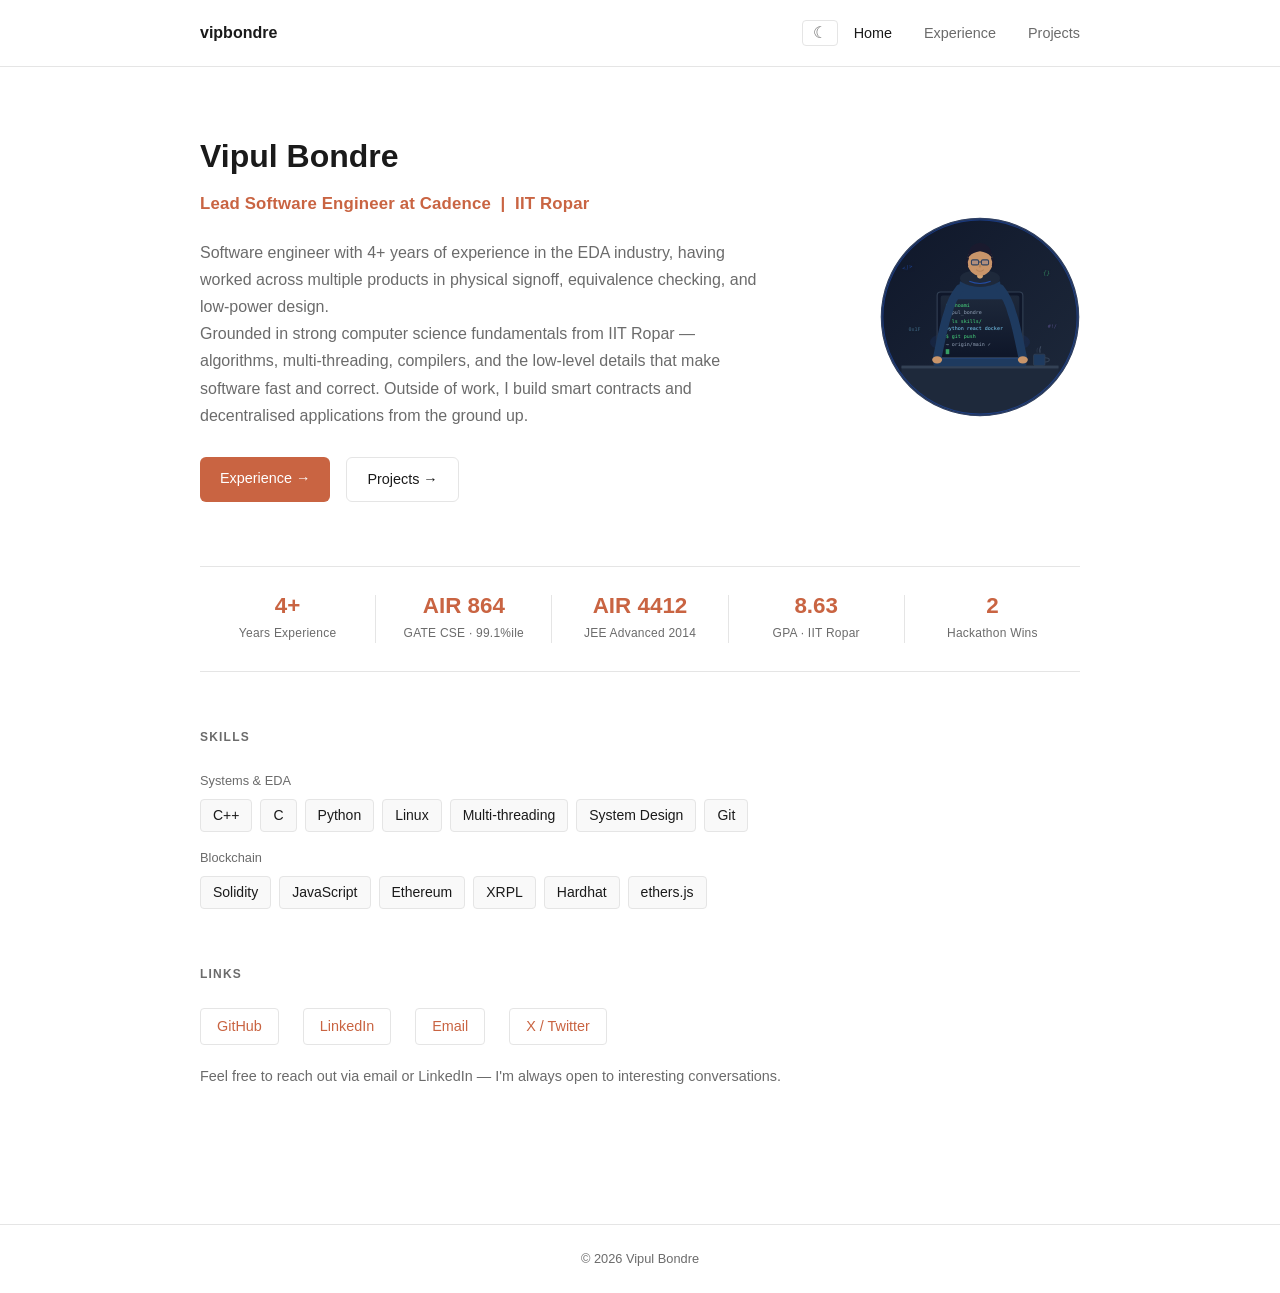
<file: index.html>
<!DOCTYPE html>
<html lang="en">
<head>
  <meta charset="UTF-8" />
  <meta name="viewport" content="width=device-width, initial-scale=1.0" />
  <title>Vipul Bondre</title>
  <link rel="stylesheet" href="css/style.css" />
  <script>if(localStorage.getItem('theme')==='dark')document.documentElement.setAttribute('data-theme','dark');</script>
</head>
<body>
  <nav>
    <div class="container">
      <a href="index.html" class="logo">vipbondre</a>
      <div class="nav-right">
        <button id="theme-toggle" title="Switch to dark mode">☾</button>
        <button id="nav-toggle" aria-label="Toggle menu">☰</button>
        <ul>
          <li><a href="index.html" class="active">Home</a></li>
          <li><a href="about.html">Experience</a></li>
          <li><a href="projects.html">Projects</a></li>
        </ul>
      </div>
    </div>
  </nav>

  <main>
    <div class="container">

      <div class="hero">
        <div class="hero-content">
          <div class="hero-text">
            <h1>Vipul Bondre</h1>
            <p class="role">Lead Software Engineer at Cadence &nbsp;|&nbsp; IIT Ropar</p>
            <p>
              Software engineer with 4+ years of experience in the EDA industry, having worked across multiple
              products in physical signoff, equivalence checking, and low-power design.
            </p>
            <p>
              Grounded in strong computer science fundamentals from IIT Ropar — algorithms, multi-threading,
              compilers, and the low-level details that make software fast and correct. Outside of work, I build
              smart contracts and decentralised applications from the ground up.
            </p>
            <div class="cta-buttons">
              <a href="about.html" class="cta-btn cta-btn-primary">Experience &rarr;</a>
              <a href="projects.html" class="cta-btn cta-btn-secondary">Projects &rarr;</a>
            </div>
          </div>
          <div class="hero-avatar">
            <img src="images/avatar.svg" alt="Vipul Bondre" />
          </div>
        </div>
      </div>

      <div class="achievements">
        <div class="achievement-item">
          <div class="number">4+</div>
          <div class="label">Years Experience</div>
        </div>
        <div class="achievement-item">
          <div class="number">AIR 864</div>
          <div class="label">GATE CSE · 99.1%ile</div>
        </div>
        <div class="achievement-item">
          <div class="number">AIR 4412</div>
          <div class="label">JEE Advanced 2014</div>
        </div>
        <div class="achievement-item">
          <div class="number">8.63</div>
          <div class="label">GPA · IIT Ropar</div>
        </div>
        <div class="achievement-item">
          <div class="number">2</div>
          <div class="label">Hackathon Wins</div>
        </div>
      </div>

      <section>
        <h2>Skills</h2>
        <div class="skill-groups">
          <div>
            <div class="skill-group-label">Systems &amp; EDA</div>
            <div class="skills">
              <span class="skill">C++</span>
              <span class="skill">C</span>
              <span class="skill">Python</span>
              <span class="skill">Linux</span>
              <span class="skill">Multi-threading</span>
              <span class="skill">System Design</span>
              <span class="skill">Git</span>
            </div>
          </div>
          <div>
            <div class="skill-group-label">Blockchain</div>
            <div class="skills">
              <span class="skill">Solidity</span>
              <span class="skill">JavaScript</span>
              <span class="skill">Ethereum</span>
              <span class="skill">XRPL</span>
              <span class="skill">Hardhat</span>
              <span class="skill">ethers.js</span>
            </div>
          </div>
        </div>
      </section>

      <section>
        <h2>Links</h2>
        <div class="links">
          <a href="https://github.com/vipbondre" target="_blank">GitHub</a>
          <a href="https://www.linkedin.com/in/vipul-bondre/" target="_blank">LinkedIn</a>
          <a href="mailto:vipulbondre@gmail.com">Email</a>
          <a href="https://twitter.com/vipbondre" target="_blank">X / Twitter</a>
        </div>
        <p style="color: var(--muted); font-size: 0.9rem; margin-top: 20px;">
          Feel free to reach out via email or LinkedIn — I'm always open to interesting conversations.
        </p>
      </section>

    </div>
  </main>

  <footer>
    <div class="container">&copy; 2026 Vipul Bondre</div>
  </footer>
  <script src="js/theme.js"></script>
</body>
</html>
</file>
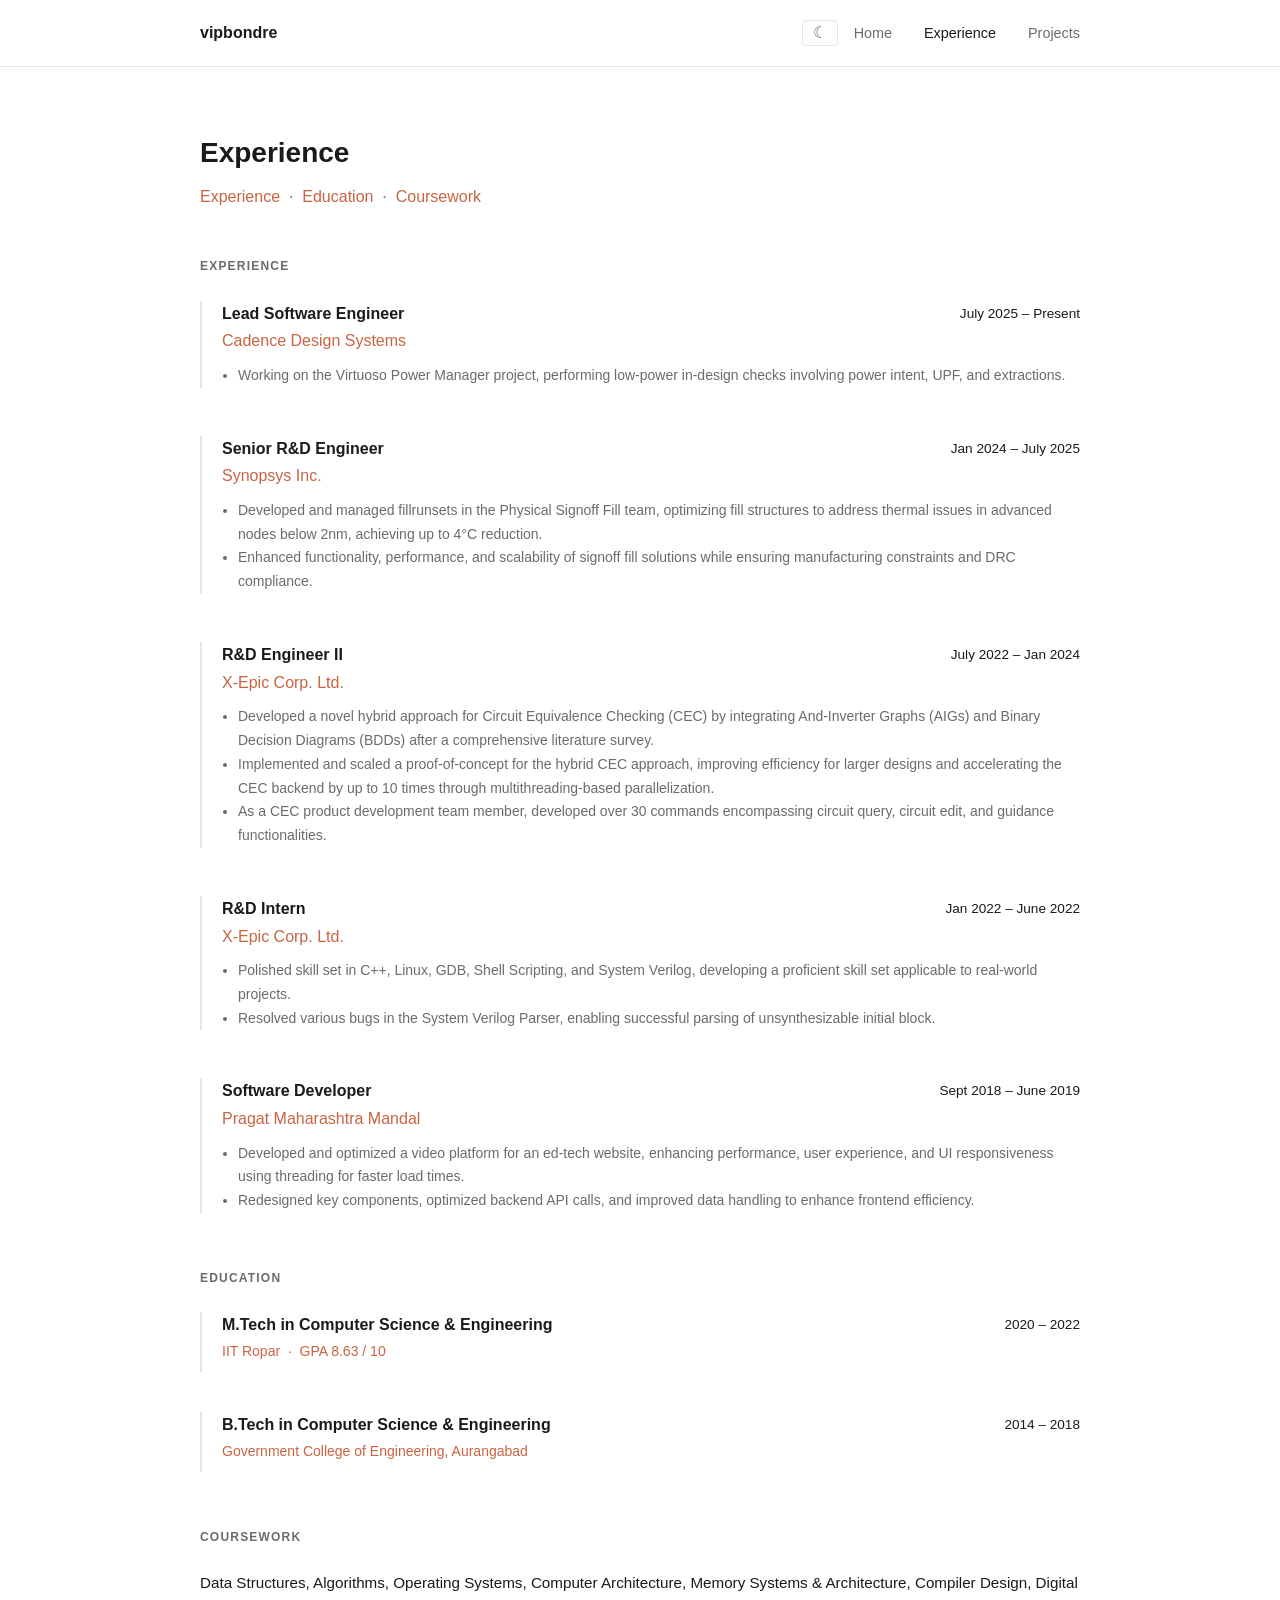
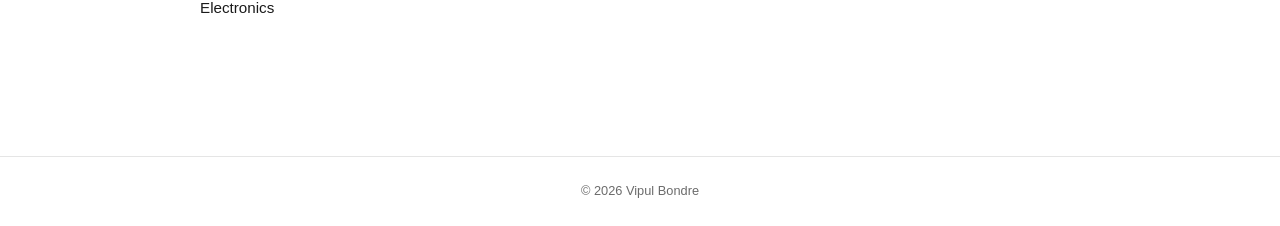
<file: about.html>
<!DOCTYPE html>
<html lang="en">
<head>
  <meta charset="UTF-8" />
  <meta name="viewport" content="width=device-width, initial-scale=1.0" />
  <title>Experience &mdash; Vipul Bondre</title>
  <link rel="stylesheet" href="css/style.css" />
  <script>if(localStorage.getItem('theme')==='dark')document.documentElement.setAttribute('data-theme','dark');</script>
</head>
<body>
  <nav>
    <div class="container">
      <a href="index.html" class="logo">vipbondre</a>
      <div class="nav-right">
        <button id="theme-toggle" title="Switch to dark mode">☾</button>
        <button id="nav-toggle" aria-label="Toggle menu">☰</button>
        <ul>
          <li><a href="index.html">Home</a></li>
          <li><a href="about.html" class="active">Experience</a></li>
          <li><a href="projects.html">Projects</a></li>
        </ul>
      </div>
    </div>
  </nav>

  <main>
    <div class="container">

      <div class="page-header">
        <h1>Experience</h1>
        <p>
          <a href="#experience">Experience</a> &nbsp;&middot;&nbsp;
          <a href="#education">Education</a> &nbsp;&middot;&nbsp;
          <a href="#coursework">Coursework</a>
        </p>
      </div>

      <section id="experience">
        <h2>Experience</h2>
        <div class="experience-list">

          <div class="experience-item">
            <div class="exp-header">
              <div>
                <div class="role">Lead Software Engineer</div>
                <div class="company">Cadence Design Systems</div>
              </div>
              <div class="period">July 2025 &ndash; Present</div>
            </div>
            <ul>
              <li>Working on the Virtuoso Power Manager project, performing low-power in-design checks involving power intent, UPF, and extractions.</li>
            </ul>
          </div>

          <div class="experience-item">
            <div class="exp-header">
              <div>
                <div class="role">Senior R&amp;D Engineer</div>
                <div class="company">Synopsys Inc.</div>
              </div>
              <div class="period">Jan 2024 &ndash; July 2025</div>
            </div>
            <ul>
              <li>Developed and managed fillrunsets in the Physical Signoff Fill team, optimizing fill structures to address thermal issues in advanced nodes below 2nm, achieving up to 4°C reduction.</li>
              <li>Enhanced functionality, performance, and scalability of signoff fill solutions while ensuring manufacturing constraints and DRC compliance.</li>
            </ul>
          </div>

          <div class="experience-item">
            <div class="exp-header">
              <div>
                <div class="role">R&amp;D Engineer II</div>
                <div class="company">X-Epic Corp. Ltd.</div>
              </div>
              <div class="period">July 2022 &ndash; Jan 2024</div>
            </div>
            <ul>
              <li>Developed a novel hybrid approach for Circuit Equivalence Checking (CEC) by integrating And-Inverter Graphs (AIGs) and Binary Decision Diagrams (BDDs) after a comprehensive literature survey.</li>
              <li>Implemented and scaled a proof-of-concept for the hybrid CEC approach, improving efficiency for larger designs and accelerating the CEC backend by up to 10 times through multithreading-based parallelization.</li>
              <li>As a CEC product development team member, developed over 30 commands encompassing circuit query, circuit edit, and guidance functionalities.</li>
            </ul>
          </div>

          <div class="experience-item">
            <div class="exp-header">
              <div>
                <div class="role">R&amp;D Intern</div>
                <div class="company">X-Epic Corp. Ltd.</div>
              </div>
              <div class="period">Jan 2022 &ndash; June 2022</div>
            </div>
            <ul>
              <li>Polished skill set in C++, Linux, GDB, Shell Scripting, and System Verilog, developing a proficient skill set applicable to real-world projects.</li>
              <li>Resolved various bugs in the System Verilog Parser, enabling successful parsing of unsynthesizable initial block.</li>
            </ul>
          </div>

          <div class="experience-item">
            <div class="exp-header">
              <div>
                <div class="role">Software Developer</div>
                <div class="company">Pragat Maharashtra Mandal</div>
              </div>
              <div class="period">Sept 2018 &ndash; June 2019</div>
            </div>
            <ul>
              <li>Developed and optimized a video platform for an ed-tech website, enhancing performance, user experience, and UI responsiveness using threading for faster load times.</li>
              <li>Redesigned key components, optimized backend API calls, and improved data handling to enhance frontend efficiency.</li>
            </ul>
          </div>

        </div>
      </section>

      <section id="education">
        <h2>Education</h2>
        <div class="education-list">
          <div class="education-item">
            <div class="exp-header">
              <div>
                <div class="degree">M.Tech in Computer Science &amp; Engineering</div>
                <div class="institution">IIT Ropar &nbsp;&middot;&nbsp; GPA 8.63 / 10</div>
              </div>
              <div class="period">2020 &ndash; 2022</div>
            </div>
          </div>
          <div class="education-item">
            <div class="exp-header">
              <div>
                <div class="degree">B.Tech in Computer Science &amp; Engineering</div>
                <div class="institution">Government College of Engineering, Aurangabad</div>
              </div>
              <div class="period">2014 &ndash; 2018</div>
            </div>
          </div>
        </div>
      </section>

      <section id="coursework">
        <h2>Coursework</h2>
        <p style="color: var(--text); font-size: 0.95rem;">
          Data Structures, Algorithms, Operating Systems, Computer Architecture, Memory Systems &amp; Architecture, Compiler Design, Digital Electronics
        </p>
      </section>

    </div>
  </main>

  <footer>
    <div class="container">&copy; 2026 Vipul Bondre</div>
  </footer>
  <script src="js/theme.js"></script>
</body>
</html>
</file>
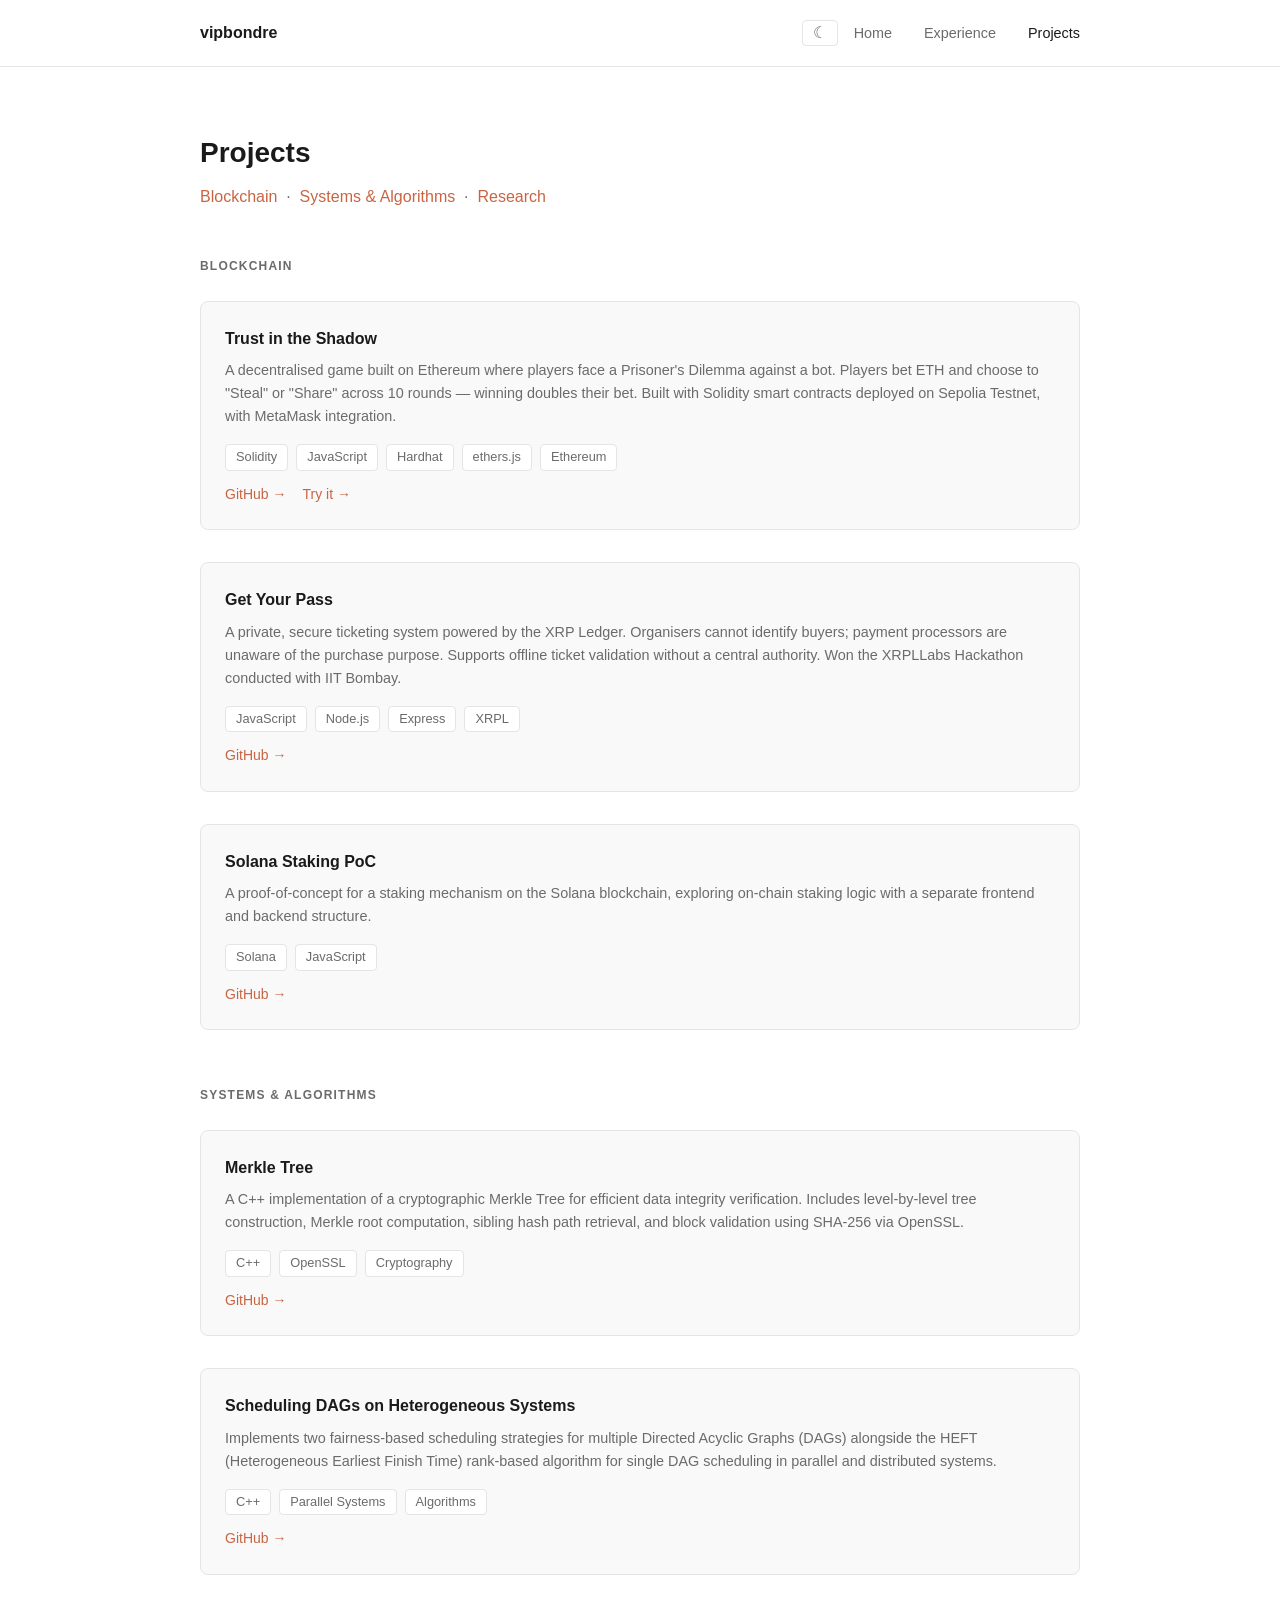
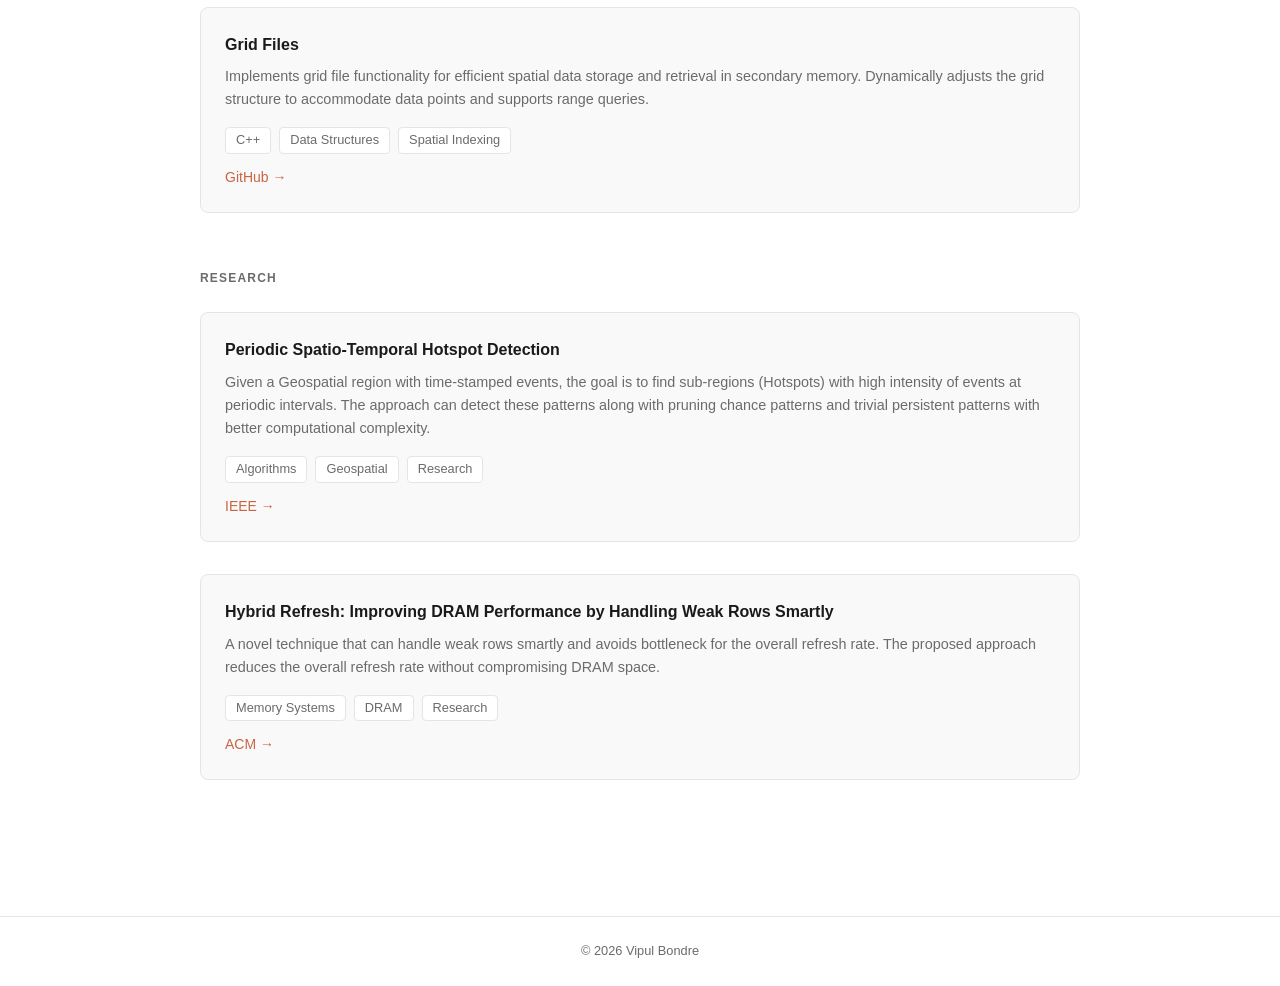
<file: projects.html>
<!DOCTYPE html>
<html lang="en">
<head>
  <meta charset="UTF-8" />
  <meta name="viewport" content="width=device-width, initial-scale=1.0" />
  <title>Projects &mdash; Vipul Bondre</title>
  <link rel="stylesheet" href="css/style.css" />
  <script>if(localStorage.getItem('theme')==='dark')document.documentElement.setAttribute('data-theme','dark');</script>
</head>
<body>
  <nav>
    <div class="container">
      <a href="index.html" class="logo">vipbondre</a>
      <div class="nav-right">
        <button id="theme-toggle" title="Switch to dark mode">☾</button>
        <button id="nav-toggle" aria-label="Toggle menu">☰</button>
        <ul>
          <li><a href="index.html">Home</a></li>
          <li><a href="about.html">Experience</a></li>
          <li><a href="projects.html" class="active">Projects</a></li>
        </ul>
      </div>
    </div>
  </nav>

  <main>
    <div class="container">

      <div class="page-header">
        <h1>Projects</h1>
        <p>
          <a href="#blockchain">Blockchain</a> &nbsp;&middot;&nbsp;
          <a href="#systems">Systems &amp; Algorithms</a> &nbsp;&middot;&nbsp;
          <a href="#research">Research</a>
        </p>
      </div>

      <section id="blockchain">
        <h2>Blockchain</h2>
        <div class="project-list">

          <div class="project-card">
            <h3>Trust in the Shadow</h3>
            <p>
              A decentralised game built on Ethereum where players face a Prisoner's Dilemma against a bot.
              Players bet ETH and choose to "Steal" or "Share" across 10 rounds — winning doubles their bet.
              Built with Solidity smart contracts deployed on Sepolia Testnet, with MetaMask integration.
            </p>
            <div class="tags">
              <span class="tag">Solidity</span>
              <span class="tag">JavaScript</span>
              <span class="tag">Hardhat</span>
              <span class="tag">ethers.js</span>
              <span class="tag">Ethereum</span>
            </div>
            <div class="project-links">
              <a href="https://github.com/vipbondre/game_of_life" target="_blank">GitHub &rarr;</a>
              <a href="https://shareorsteal.vercel.app/" target="_blank">Try it &rarr;</a>
            </div>
          </div>

          <div class="project-card">
            <h3>Get Your Pass</h3>
            <p>
              A private, secure ticketing system powered by the XRP Ledger. Organisers cannot identify buyers;
              payment processors are unaware of the purchase purpose. Supports offline ticket validation
              without a central authority. Won the XRPLLabs Hackathon conducted with IIT Bombay.
            </p>
            <div class="tags">
              <span class="tag">JavaScript</span>
              <span class="tag">Node.js</span>
              <span class="tag">Express</span>
              <span class="tag">XRPL</span>
            </div>
            <div class="project-links">
              <a href="https://github.com/vipbondre/tokenization_xrpl" target="_blank">GitHub &rarr;</a>
            </div>
          </div>

          <div class="project-card">
            <h3>Solana Staking PoC</h3>
            <p>
              A proof-of-concept for a staking mechanism on the Solana blockchain, exploring on-chain
              staking logic with a separate frontend and backend structure.
            </p>
            <div class="tags">
              <span class="tag">Solana</span>
              <span class="tag">JavaScript</span>
            </div>
            <div class="project-links">
              <a href="https://github.com/vipbondre/solana-staking-poc" target="_blank">GitHub &rarr;</a>
            </div>
          </div>

        </div>
      </section>

      <section id="systems">
        <h2>Systems &amp; Algorithms</h2>
        <div class="project-list">

          <div class="project-card">
            <h3>Merkle Tree</h3>
            <p>
              A C++ implementation of a cryptographic Merkle Tree for efficient data integrity verification.
              Includes level-by-level tree construction, Merkle root computation, sibling hash path retrieval,
              and block validation using SHA-256 via OpenSSL.
            </p>
            <div class="tags">
              <span class="tag">C++</span>
              <span class="tag">OpenSSL</span>
              <span class="tag">Cryptography</span>
            </div>
            <div class="project-links">
              <a href="https://github.com/vipbondre/merkle_tree" target="_blank">GitHub &rarr;</a>
            </div>
          </div>

          <div class="project-card">
            <h3>Scheduling DAGs on Heterogeneous Systems</h3>
            <p>
              Implements two fairness-based scheduling strategies for multiple Directed Acyclic Graphs (DAGs)
              alongside the HEFT (Heterogeneous Earliest Finish Time) rank-based algorithm for single DAG
              scheduling in parallel and distributed systems.
            </p>
            <div class="tags">
              <span class="tag">C++</span>
              <span class="tag">Parallel Systems</span>
              <span class="tag">Algorithms</span>
            </div>
            <div class="project-links">
              <a href="https://github.com/vipbondre/Scheduling-multiple-DAGs-onto-Heterogeneous-Systems" target="_blank">GitHub &rarr;</a>
            </div>
          </div>

          <div class="project-card">
            <h3>Grid Files</h3>
            <p>
              Implements grid file functionality for efficient spatial data storage and retrieval in secondary
              memory. Dynamically adjusts the grid structure to accommodate data points and supports range queries.
            </p>
            <div class="tags">
              <span class="tag">C++</span>
              <span class="tag">Data Structures</span>
              <span class="tag">Spatial Indexing</span>
            </div>
            <div class="project-links">
              <a href="https://github.com/vipbondre/Implementing-Grid-Files" target="_blank">GitHub &rarr;</a>
            </div>
          </div>

        </div>
      </section>

      <section id="research">
        <h2>Research</h2>
        <div class="project-list">

          <div class="project-card">
            <h3>Periodic Spatio-Temporal Hotspot Detection</h3>
            <p>
              Given a Geospatial region with time-stamped events, the goal is to find sub-regions (Hotspots) with high intensity of events at periodic intervals.
              The approach can detect these patterns along with pruning chance patterns and trivial persistent patterns with better computational complexity.
            </p>
            <div class="tags">
              <span class="tag">Algorithms</span>
              <span class="tag">Geospatial</span>
              <span class="tag">Research</span>
            </div>
            <div class="project-links">
              <a href="https://ieeexplore.ieee.org/document/10031062" target="_blank">IEEE &rarr;</a>
            </div>
          </div>

          <div class="project-card">
            <h3>Hybrid Refresh: Improving DRAM Performance by Handling Weak Rows Smartly</h3>
            <p>
              A novel technique that can handle weak rows smartly and avoids bottleneck for the overall refresh rate.
              The proposed approach reduces the overall refresh rate without compromising DRAM space.
            </p>
            <div class="tags">
              <span class="tag">Memory Systems</span>
              <span class="tag">DRAM</span>
              <span class="tag">Research</span>
            </div>
            <div class="project-links">
              <a href="https://dl.acm.org/doi/10.1145/3565053.3565060" target="_blank">ACM &rarr;</a>
            </div>
          </div>

        </div>
      </section>

    </div>
  </main>

  <footer>
    <div class="container">&copy; 2026 Vipul Bondre</div>
  </footer>
  <script src="js/theme.js"></script>
</body>
</html>
</file>
<file: css/style.css>
*, *::before, *::after { box-sizing: border-box; margin: 0; padding: 0; }

:root {
  --bg: #ffffff;
  --text: #1a1a1a;
  --muted: #6b6b6b;
  --accent: #c96442;
  --border: #e5e5e5;
  --card-bg: #f9f9f9;
}

[data-theme="dark"] {
  --bg: #111111;
  --text: #e8e8e8;
  --muted: #888888;
  --accent: #d4714e;
  --border: #2a2a2a;
  --card-bg: #1a1a1a;
}

/* Hamburger */
#nav-toggle {
  display: none;
  background: none;
  border: 1px solid var(--border);
  color: var(--muted);
  cursor: pointer;
  font-size: 1rem;
  padding: 4px 10px;
  border-radius: 4px;
  line-height: 1;
}
#nav-toggle:hover { color: var(--text); border-color: var(--muted); }

/* Theme toggle button */
#theme-toggle {
  background: none;
  border: 1px solid var(--border);
  color: var(--muted);
  cursor: pointer;
  font-size: 1rem;
  padding: 4px 10px;
  border-radius: 4px;
  line-height: 1;
}
#theme-toggle:hover { color: var(--text); border-color: var(--muted); }

body {
  font-family: -apple-system, BlinkMacSystemFont, "Segoe UI", Roboto, sans-serif;
  background: var(--bg);
  color: var(--text);
  line-height: 1.6;
  font-size: 16px;
}

a { color: var(--accent); text-decoration: none; }
a:hover { text-decoration: underline; }

/* Layout */
.container { max-width: 960px; margin: 0 auto; padding: 0 40px; }

/* Nav */
nav {
  border-bottom: 1px solid var(--border);
  padding: 20px 0;
  margin-bottom: 64px;
}

nav .container {
  display: flex;
  justify-content: space-between;
  align-items: center;
}

nav .logo {
  font-weight: 600;
  font-size: 1rem;
  color: var(--text);
}

.nav-right {
  display: flex;
  align-items: center;
  gap: 16px;
}

nav ul {
  list-style: none;
  display: flex;
  gap: 32px;
}

nav ul a {
  color: var(--muted);
  font-size: 0.9rem;
}

nav ul a:hover, nav ul a.active {
  color: var(--text);
  text-decoration: none;
}

/* Main */
main { padding-bottom: 80px; }

/* Hero */
.hero { margin-bottom: 64px; }
.hero-content {
  display: flex;
  align-items: center;
  gap: 48px;
}
.hero-text { flex: 1; }
.hero h1 { font-size: 2rem; font-weight: 700; margin-bottom: 8px; }
.hero .role {
  color: var(--accent);
  font-size: 1.05rem;
  font-weight: 600;
  margin-bottom: 20px;
  letter-spacing: 0.01em;
}
.hero p { color: var(--muted); max-width: 560px; line-height: 1.7; }
.hero-avatar { flex-shrink: 0; }
.hero-avatar img {
  width: 200px;
  height: 200px;
  border-radius: 50%;
  display: block;
}

/* Section */
section { margin-bottom: 56px; }
section h2 {
  font-size: 0.75rem;
  font-weight: 600;
  letter-spacing: 0.1em;
  text-transform: uppercase;
  color: var(--muted);
  margin-bottom: 24px;
}

/* Role highlight */
.role .highlight { color: var(--accent); font-weight: 600; }

/* Achievement strip */
.achievements {
  display: flex;
  flex-wrap: wrap;
  justify-content: space-between;
  margin: 40px 0 56px;
  padding: 28px 0;
  border-top: 1px solid var(--border);
  border-bottom: 1px solid var(--border);
}
.achievement-item {
  text-align: center;
  flex: 1;
  min-width: 120px;
  padding: 0 16px;
  border-right: 1px solid var(--border);
}
.achievement-item:last-child { border-right: none; }
.achievement-item .number {
  font-size: 1.4rem;
  font-weight: 700;
  color: var(--accent);
  line-height: 1;
}
.achievement-item .label {
  font-size: 0.75rem;
  color: var(--muted);
  margin-top: 6px;
  letter-spacing: 0.02em;
}

/* Skill groups */
.skill-groups { display: flex; flex-direction: column; gap: 16px; }
.skill-group-label { font-size: 0.8rem; color: var(--muted); margin-bottom: 8px; }

/* CTA buttons */
.cta-buttons { display: flex; gap: 16px; flex-wrap: wrap; margin-top: 28px; }
.cta-btn {
  display: inline-block;
  padding: 10px 20px;
  border-radius: 6px;
  font-size: 0.9rem;
  font-weight: 500;
  text-decoration: none;
}
.cta-btn-primary {
  background: var(--accent);
  color: #fff;
}
.cta-btn-primary:hover { background: #b05535; text-decoration: none; }
.cta-btn-secondary {
  border: 1px solid var(--border);
  color: var(--text);
}
.cta-btn-secondary:hover { background: var(--card-bg); text-decoration: none; }

/* Skills */
.skills { display: flex; flex-wrap: wrap; gap: 8px; }
.skill {
  background: var(--card-bg);
  border: 1px solid var(--border);
  padding: 4px 12px;
  border-radius: 4px;
  font-size: 0.875rem;
  color: var(--text);
}

/* Social links */
.links { display: flex; gap: 24px; flex-wrap: wrap; }
.links a {
  color: var(--accent);
  font-size: 0.9rem;
  border: 1px solid var(--border);
  padding: 6px 16px;
  border-radius: 4px;
}
.links a:hover { background: var(--card-bg); text-decoration: none; }

/* Projects page */
.project-list { display: flex; flex-direction: column; gap: 32px; }
.project-card {
  border: 1px solid var(--border);
  border-radius: 8px;
  padding: 24px;
  background: var(--card-bg);
}
.project-card h3 { font-size: 1rem; font-weight: 600; margin-bottom: 8px; }
.project-card p { color: var(--muted); font-size: 0.9rem; line-height: 1.6; margin-bottom: 16px; }
.project-card .tags { display: flex; gap: 8px; flex-wrap: wrap; margin-bottom: 12px; }
.project-card .tag {
  background: var(--bg);
  border: 1px solid var(--border);
  padding: 2px 10px;
  border-radius: 4px;
  font-size: 0.8rem;
  color: var(--muted);
}
.project-card .project-links { display: flex; gap: 16px; }
.project-card .project-links a { font-size: 0.875rem; }

/* Experience */
.experience-list { display: flex; flex-direction: column; gap: 48px; }
.experience-item { border-left: 2px solid var(--border); padding-left: 20px; }
.exp-header {
  display: flex;
  justify-content: space-between;
  align-items: flex-start;
  gap: 16px;
  margin-bottom: 10px;
}
.experience-item .role { font-weight: 700; font-size: 1rem; color: var(--text); margin-bottom: 2px; }
.experience-item .company { color: var(--accent); font-size: 1rem; font-weight: 500; }
.experience-item .period { font-size: 0.85rem; color: var(--text); white-space: nowrap; padding-top: 2px; }
.experience-item ul { color: var(--muted); font-size: 0.875rem; line-height: 1.7; padding-left: 16px; }

/* Education */
.education-list { display: flex; flex-direction: column; gap: 40px; }
.education-item { border-left: 2px solid var(--border); padding-left: 20px; }
.education-item .degree { font-weight: 700; font-size: 1rem; color: var(--text); margin-bottom: 2px; }
.education-item .institution { color: var(--accent); font-size: 0.875rem; font-weight: 500; }
.education-item .period { font-size: 0.85rem; color: var(--text); white-space: nowrap; padding-top: 2px; }
.education-item .coursework { font-size: 0.875rem; color: var(--muted); margin-top: 10px; }
.education-item .coursework-label { color: var(--text); font-weight: 600; margin-right: 6px; }

/* Contact page */
.contact-info { display: flex; flex-direction: column; gap: 16px; }
.contact-info .item { display: flex; align-items: center; gap: 12px; font-size: 0.9rem; }
.contact-info .label { color: var(--muted); width: 80px; flex-shrink: 0; }

/* Page header */
.page-header { margin-bottom: 48px; }
.page-header h1 { font-size: 1.75rem; font-weight: 700; margin-bottom: 8px; }
.page-header p { color: var(--muted); }

/* Footer */
footer {
  border-top: 1px solid var(--border);
  padding: 24px 0;
  color: var(--muted);
  font-size: 0.8rem;
  text-align: center;
}

/* Tablet (601px – 900px) */
@media (max-width: 900px) {
  .hero-avatar img { width: 160px; height: 160px; }
  .hero-content { gap: 32px; }
}

/* Phone (≤ 600px) */
@media (max-width: 600px) {
  nav { margin-bottom: 40px; position: relative; }
  #nav-toggle { display: block; }
  nav ul {
    display: none;
    position: absolute;
    top: 100%;
    left: 0;
    right: 0;
    flex-direction: column;
    gap: 0;
    background: var(--bg);
    border-bottom: 1px solid var(--border);
    z-index: 100;
    padding: 8px 0;
  }
  nav ul li a {
    display: block;
    padding: 12px 24px;
    font-size: 1rem;
  }
  nav.open ul { display: flex; }

  .hero { margin-bottom: 40px; }
  .hero h1 { font-size: 1.5rem; }
  .hero-content { flex-direction: column-reverse; gap: 24px; }
  .hero-avatar img { width: 120px; height: 120px; }

  section { margin-bottom: 40px; }
  main { padding-bottom: 48px; }

  .achievement-item { border-right: none; border-bottom: 1px solid var(--border); padding: 12px 0; }
  .achievement-item:last-child { border-bottom: none; }

  /* Contact: stack label above value on narrow screens */
  .contact-info .item { flex-direction: column; gap: 2px; align-items: flex-start; }
  .contact-info .label { width: auto; }
}
</file>
